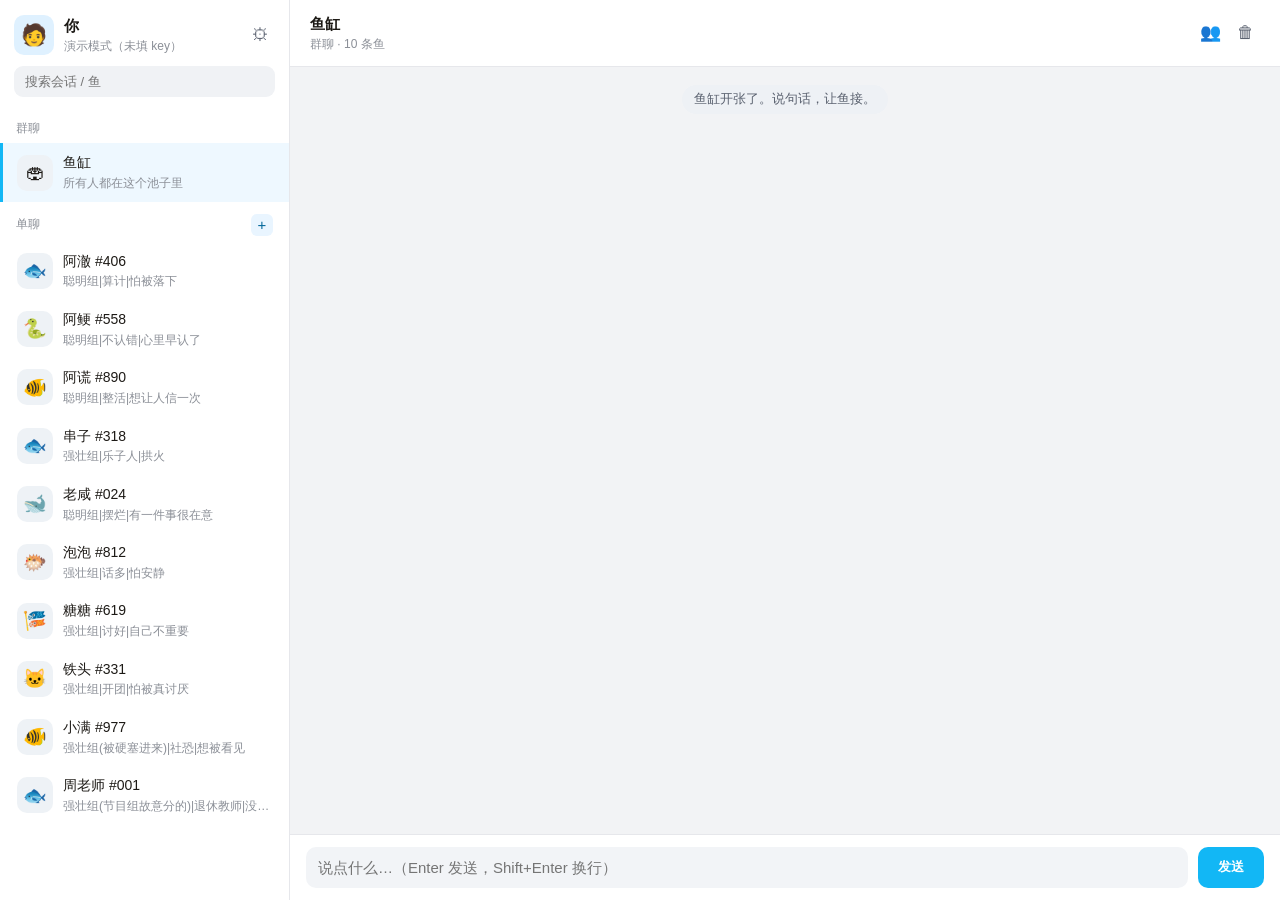
<file: docs/index.html>
<!doctype html>
<html lang="zh-CN">
<head>
<meta charset="utf-8">
<meta name="viewport" content="width=device-width,initial-scale=1,viewport-fit=cover">
<title>鱼群 · Fish Arena</title>
<link rel="stylesheet" href="style.css">
<link rel="icon" href="data:image/svg+xml,<svg xmlns='http://www.w3.org/2000/svg' viewBox='0 0 100 100'><text y='.9em' font-size='90'>🐟</text></svg>">
</head>
<body>
<div id="app">
  <aside id="side">
    <header class="side-head">
      <div class="me">
        <span class="avatar me-avatar">🧑</span>
        <div>
          <div class="me-name" id="meName">你</div>
          <div class="me-sub" id="connState">未连接</div>
        </div>
      </div>
      <button id="btnSettings" class="icon-btn" title="设置">⚙</button>
    </header>

    <div class="search"><input id="search" placeholder="搜索会话 / 鱼"></div>

    <div class="room-list">
      <div class="section-title">群聊</div>
      <div class="room active" data-room="group" id="roomGroup">
        <span class="avatar">🏟</span>
        <div class="room-main">
          <div class="room-name">鱼缸</div>
          <div class="room-last" id="groupLast">所有人都在这个池子里</div>
        </div>
      </div>

      <div class="section-title" style="display:flex;justify-content:space-between;align-items:center">
        <span>单聊</span>
        <button id="btnAddFish" class="mini-btn" title="加一条新鱼">+</button>
      </div>
      <div id="fishList"></div>
    </div>
  </aside>

  <main id="main">
    <header class="chat-head">
      <div>
        <div class="chat-title" id="chatTitle">鱼缸</div>
        <div class="chat-sub" id="chatSub">群聊 · 谁都可以接话</div>
      </div>
      <div class="chat-actions">
        <button id="btnRoster" class="icon-btn" title="这一场谁参加">👥</button>
        <button id="btnClear" class="icon-btn" title="清空这个会话">🗑</button>
      </div>
    </header>

    <div id="messages" class="messages"></div>

    <footer class="composer">
      <textarea id="input" rows="1" placeholder="说点什么…（Enter 发送，Shift+Enter 换行）"></textarea>
      <button id="btnSend" class="send">发送</button>
    </footer>
  </main>
</div>

<!-- 设置 -->
<dialog id="dlgSettings">
  <form method="dialog" class="dlg">
    <h3>连接设置</h3>
    <p class="hint">key 只存在你这台设备的浏览器里，不会上传到任何服务器。这个网页是纯静态的，也没有服务器可传。</p>
    <label>接口地址
      <input id="cfgBase" placeholder="https://api.anthropic.com">
    </label>
    <label>模型
      <input id="cfgModel" placeholder="claude-sonnet-5-5">
    </label>
    <label>API Key
      <input id="cfgKey" type="password" placeholder="sk-ant-…（只存本地）">
    </label>
    <label class="row">每轮最多几条鱼接话
      <input id="cfgBurst" type="number" min="1" max="6" step="1">
    </label>
    <div class="dlg-actions">
      <button value="cancel" class="ghost">取消</button>
      <button id="btnSaveCfg" value="save" class="primary">保存</button>
    </div>
  </form>
</dialog>

<!-- 角色名单 -->
<dialog id="dlgRoster">
  <div class="dlg">
    <h3>这一场谁参加</h3>
    <p class="hint">勾上的人会在这个群里接话。单聊不受影响。</p>
    <div id="rosterList" class="roster"></div>
    <div class="dlg-actions">
      <button id="btnExportRoster" class="ghost">导出全部角色 JSON</button>
      <button id="btnCloseRoster" class="primary">好了</button>
    </div>
  </div>
</dialog>

<!-- 加鱼 -->
<dialog id="dlgAdd">
  <div class="dlg">
    <h3>加一条新鱼</h3>
    <label>名字 <input id="addName" placeholder="比如 阿澈"></label>
    <label>头像（一个 emoji）<input id="addAvatar" maxlength="4" placeholder="🐟"></label>
    <label>人格（写对话样本，别写形容词）
      <textarea id="addPersona" rows="8" placeholder="你是……&#10;【说话】一次一到两句……&#10;【毛病】……&#10;【别做】……"></textarea>
    </label>
    <p class="hint">加完只存在你本地。想让它进仓库给大家用：点「导出全部角色 JSON」，把内容提个 PR 到 <code>web/roster.json</code>。</p>
    <div class="dlg-actions">
      <button id="btnCancelAdd" class="ghost">取消</button>
      <button id="btnSaveFish" class="primary">加进去</button>
    </div>
  </div>
</dialog>

<script src="app.js"></script>
</body>
</html>
</file>
<file: docs/style.css>
:root{
  --bg:#f2f3f5; --side:#fff; --line:#e6e7eb; --ink:#1d1a16; --sub:#8b8f97;
  --me:#0099ff; --me-bubble:#d6ecff; --them-bubble:#fff; --accent:#12b7f5;
  --radius:14px;
}
*{box-sizing:border-box;margin:0;padding:0}
html,body{height:100%}
body{
  font:15px/1.55 -apple-system,"Segoe UI","Microsoft YaHei",sans-serif;
  color:var(--ink);background:var(--bg);
  -webkit-font-smoothing:antialiased;
}
#app{display:flex;height:100dvh;overflow:hidden}

/* ── 左栏 ── */
#side{width:290px;flex:none;background:var(--side);border-right:1px solid var(--line);display:flex;flex-direction:column}
.side-head{display:flex;align-items:center;justify-content:space-between;padding:14px 14px 10px;gap:8px}
.me{display:flex;align-items:center;gap:10px;min-width:0}
.me-name{font-weight:600;font-size:15px}
.me-sub{font-size:12px;color:var(--sub)}
.search{padding:0 14px 10px}
.search input{width:100%;border:none;background:#f0f2f5;border-radius:9px;padding:8px 11px;font-size:13px;outline:none}
.room-list{flex:1;overflow:auto;padding-bottom:20px}
.section-title{font-size:12px;color:var(--sub);padding:12px 16px 6px;letter-spacing:.04em}
.room{display:flex;align-items:center;gap:10px;padding:9px 14px;cursor:pointer;border-left:3px solid transparent}
.room:hover{background:#f6f8fa}
.room.active{background:#eef8ff;border-left-color:var(--accent)}
.room-main{min-width:0;flex:1}
.room-name{font-size:14px;font-weight:500;white-space:nowrap;overflow:hidden;text-overflow:ellipsis}
.room-last{font-size:12px;color:var(--sub);white-space:nowrap;overflow:hidden;text-overflow:ellipsis}
.avatar{width:36px;height:36px;flex:none;border-radius:10px;background:#eef2f6;display:grid;place-items:center;font-size:19px}
.me-avatar{width:40px;height:40px;font-size:21px;background:#dff1ff}
.icon-btn{border:none;background:transparent;font-size:17px;cursor:pointer;color:#5b6270;padding:6px;border-radius:8px}
.icon-btn:hover{background:#eef1f5}
.mini-btn{border:none;background:#e9f5ff;color:#069;border-radius:6px;width:22px;height:22px;line-height:1;cursor:pointer;font-size:15px}

/* ── 主区 ── */
#main{flex:1;display:flex;flex-direction:column;min-width:0}
.chat-head{display:flex;align-items:center;justify-content:space-between;padding:12px 20px;background:#fff;border-bottom:1px solid var(--line)}
.chat-title{font-weight:600}
.chat-sub{font-size:12px;color:var(--sub)}
.messages{flex:1;overflow:auto;padding:18px 20px 8px;display:flex;flex-direction:column;gap:14px}
.msg{display:flex;gap:9px;max-width:min(680px,86%)}
.msg.me{align-self:flex-end;flex-direction:row-reverse}
.msg .body{min-width:0}
.msg .who{font-size:12px;color:var(--sub);margin-bottom:3px}
.msg.me .who{text-align:right}
.bubble{background:var(--them-bubble);padding:9px 13px;border-radius:var(--radius);box-shadow:0 1px 2px rgba(20,30,50,.06);white-space:pre-wrap;word-break:break-word}
.msg.me .bubble{background:var(--me-bubble)}
.msg.sys{align-self:center;max-width:100%}
.msg.sys .bubble{background:#eef1f5;color:#5b6270;font-size:12.5px;box-shadow:none;padding:5px 12px;border-radius:999px}
.typing .bubble{color:var(--sub);font-style:italic}
.composer{display:flex;gap:10px;padding:12px 16px;background:#fff;border-top:1px solid var(--line)}
.composer textarea{flex:1;resize:none;border:none;outline:none;font:inherit;padding:9px 12px;background:#f2f4f7;border-radius:10px;max-height:160px}
.send{border:none;background:var(--accent);color:#fff;border-radius:10px;padding:0 20px;font-weight:600;cursor:pointer}
.send:disabled{opacity:.45;cursor:default}

/* ── 弹窗 ── */
dialog{border:none;border-radius:16px;padding:0;box-shadow:0 24px 60px rgba(20,30,50,.22);max-width:520px;width:92vw}
dialog::backdrop{background:rgba(20,28,40,.35)}
.dlg{padding:22px 22px 18px;display:flex;flex-direction:column;gap:12px}
.dlg h3{font-size:17px}
.hint{font-size:12.5px;color:var(--sub);line-height:1.6}
.dlg label{display:flex;flex-direction:column;gap:6px;font-size:13px;color:#4a5160}
.dlg label.row{flex-direction:row;align-items:center;justify-content:space-between;gap:10px}
.dlg input,.dlg textarea{border:1px solid var(--line);border-radius:9px;padding:9px 11px;font:inherit;outline:none}
.dlg input:focus,.dlg textarea:focus{border-color:var(--accent)}
.dlg label.row input{width:70px;text-align:center}
.dlg-actions{display:flex;justify-content:flex-end;gap:10px;margin-top:6px}
.dlg-actions button{border:none;border-radius:9px;padding:9px 16px;font:inherit;cursor:pointer}
.ghost{background:#eef1f5;color:#42506b}
.primary{background:var(--accent);color:#fff;font-weight:600}
.roster{max-height:46vh;overflow:auto;display:flex;flex-direction:column;gap:2px}
.roster label{flex-direction:row;align-items:center;gap:9px;padding:7px 6px;border-radius:8px;cursor:pointer}
.roster label:hover{background:#f6f8fa}
.roster input[type=checkbox]{width:16px;height:16px}

@media (max-width:720px){
  #side{position:absolute;inset:0 auto 0 0;z-index:5;transform:translateX(-100%);transition:transform .22s}
  #side.open{transform:none;box-shadow:0 0 40px rgba(0,0,0,.18)}
  .msg{max-width:92%}
}
</file>
